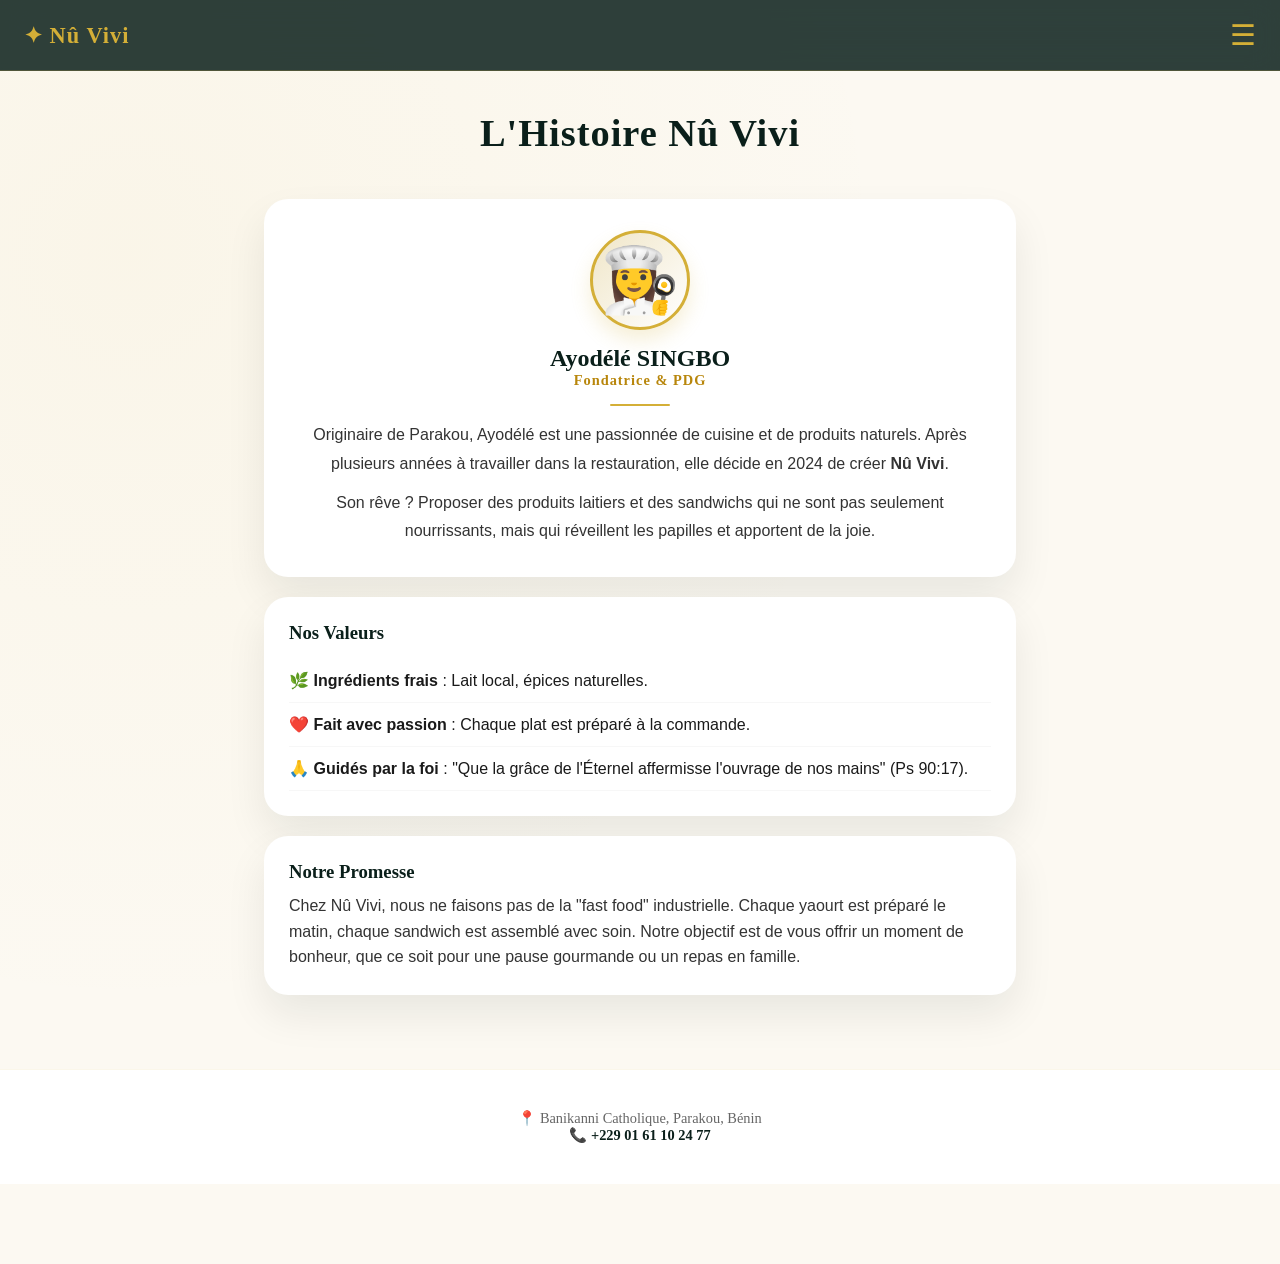
<file: about.html>
<!DOCTYPE html>
<html lang="fr">
<head>
    <meta charset="UTF-8">
    <meta name="viewport" content="width=device-width, initial-scale=1.0, maximum-scale=1.0, user-scalable=yes">
    <title>À Propos - Nû Vivi</title>
    <link rel="stylesheet" href="style.css">
</head>
<body>
    <nav class="mobile-nav">
        <div class="logo">✦ Nû Vivi</div>
        <div class="hamburger" onclick="toggleMenu()">☰</div>
    </nav>
    <div id="menu-overlay" class="menu-overlay">
        <a href="index.html" onclick="toggleMenu()">Accueil</a>
        <a href="menu.html" onclick="toggleMenu()">Notre Menu</a>
        <a href="about.html" onclick="toggleMenu()">À Propos</a>
        <a href="cart.html" onclick="toggleMenu()" class="cart-link">🛒 Panier (<span id="mobile-cart-count">0</span>)</a>
    </div>

    <div class="page-header fade-in-up">
        <h1>L'Histoire Nû Vivi</h1>
    </div>

    <section class="section">
        <div class="card profile-card fade-in-up">
            <div class="profile-img">
                <div class="placeholder-img">👩‍🍳</div> 
            </div>
            <h2 style="color: var(--green-deep);">Ayodélé SINGBO</h2>
            <p class="role">Fondatrice & PDG</p>
            <div class="divider"></div>
            <p style="font-family: sans-serif; line-height: 1.8; color: #333;">
                Originaire de Parakou, Ayodélé est une passionnée de cuisine et de produits naturels. 
                Après plusieurs années à travailler dans la restauration, elle décide en 2024 de créer <strong>Nû Vivi</strong>.
            </p>
            <p style="font-family: sans-serif; line-height: 1.8; color: #333; margin-top: 10px;">
                Son rêve ? Proposer des produits laitiers et des sandwichs qui ne sont pas seulement nourrissants, 
                mais qui réveillent les papilles et apportent de la joie.
            </p>
        </div>

        <div class="card fade-in-up" style="animation-delay: 0.2s;">
            <h3 style="color: var(--green-deep); margin-bottom: 15px;">Nos Valeurs</h3>
            <ul class="values-list">
                <li>🌿 <strong>Ingrédients frais</strong> : Lait local, épices naturelles.</li>
                <li>❤️ <strong>Fait avec passion</strong> : Chaque plat est préparé à la commande.</li>
                <li>🙏 <strong>Guidés par la foi</strong> : "Que la grâce de l'Éternel affermisse l'ouvrage de nos mains" (Ps 90:17).</li>
            </ul>
        </div>

        <div class="card fade-in-up" style="animation-delay: 0.3s;">
            <h3 style="color: var(--green-deep); margin-bottom: 10px;">Notre Promesse</h3>
            <p style="font-family: sans-serif; line-height: 1.6; color: #333;">
                Chez Nû Vivi, nous ne faisons pas de la "fast food" industrielle. Chaque yaourt est préparé le matin, chaque sandwich est assemblé avec soin. Notre objectif est de vous offrir un moment de bonheur, que ce soit pour une pause gourmande ou un repas en famille.
            </p>
        </div>
    </section>

    <footer>
        <p>📍 Banikanni Catholique, Parakou, Bénin</p>
        <p>📞 <a href="https://wa.me/2290161102477">+229 01 61 10 24 77</a></p>
    </footer>
    <script src="script.js"></script>
</body>
</html>
</file>
<file: style.css>
/* style.css - Version Luxe & Animée */
:root {
    --green-deep: #0a1f1a; /* Vert très foncé, chic */
    --gold-light: #d4af37; /* Or classique */
    --gold-pale: #f0e6c8;  /* Or pâle pour les fonds */
    --cream: #fcf9f2;      /* Crème pour les cartes */
    --text-dark: #1a1a1a;
    --text-gold: #b8860b;
    --whatsapp: #25D366;
    --shadow-elegant: 0 20px 40px rgba(10, 31, 26, 0.08);
    --radius-lux: 24px;
}

* { box-sizing: border-box; margin: 0; padding: 0; }

body { 
    font-family: 'Palatino', 'Playfair Display', Georgia, serif; /* Police à empattement pour le luxe */
    background-color: var(--cream);
    background-image: radial-gradient(circle at 10% 20%, rgba(212, 175, 55, 0.05) 0%, transparent 50%);
    color: var(--text-dark);
    padding-bottom: 80px; /* Espace pour le bouton flottant */
    overflow-x: hidden;
}

/* --- ANIMATIONS GLOBALES (Effet de glissement) --- */
@keyframes fadeUp {
    from { opacity: 0; transform: translateY(30px); }
    to { opacity: 1; transform: translateY(0); }
}
.fade-in-up {
    animation: fadeUp 0.8s cubic-bezier(0.2, 0.8, 0.2, 1) forwards;
    opacity: 0; /* Caché au départ */
}

/* --- NAVIGATION (Verre dépoli) --- */
.mobile-nav {
    background: rgba(10, 31, 26, 0.85); /* Vert profond semi-transparent */
    backdrop-filter: blur(15px);
    -webkit-backdrop-filter: blur(15px);
    color: #fff;
    padding: 18px 24px;
    display: flex;
    justify-content: space-between;
    align-items: center;
    position: sticky;
    top: 0;
    z-index: 1000;
    border-bottom: 1px solid rgba(212, 175, 55, 0.2);
}
.logo { font-size: 1.4rem; font-weight: bold; letter-spacing: 1px; color: var(--gold-light); }
.hamburger { font-size: 1.8rem; cursor: pointer; color: var(--gold-light); }

/* --- MENU OVERLAY (Luxe sombre) --- */
.menu-overlay {
    display: none;
    flex-direction: column;
    position: fixed;
    top: 70px; left: 0; width: 100%; height: calc(100vh - 70px);
    background: rgba(10, 31, 26, 0.98);
    backdrop-filter: blur(10px);
    padding: 30px 24px;
    z-index: 999;
}
.menu-overlay.active { display: flex; animation: fadeUp 0.4s ease-out; }
.menu-overlay a {
    color: var(--gold-pale);
    text-decoration: none;
    padding: 24px 0;
    border-bottom: 1px solid rgba(212, 175, 55, 0.15);
    font-size: 1.4rem;
    font-weight: 300;
    letter-spacing: 2px;
    transition: all 0.3s;
}
.menu-overlay a:hover, .menu-overlay .cart-link { color: var(--gold-light); }

/* --- HERO (Accueil) --- */
.hero {
    background: linear-gradient(135deg, #0a1f1a 0%, #1a3c34 100%);
    color: #fff;
    padding: 70px 24px 50px;
    text-align: center;
    position: relative;
    border-bottom: 3px solid var(--gold-light);
}
.hero h1 { font-size: 3.2rem; margin-bottom: 10px; color: #fff; letter-spacing: 2px; }
.hero .slogan { font-size: 1.2rem; color: var(--gold-light); font-family: 'Georgia', serif; font-style: italic; margin-bottom: 15px;}
.hero .sub-slogan { font-size: 1rem; opacity: 0.8; margin-bottom: 30px; font-weight: 300;}

/* --- BOUTONS (Chic) --- */
.btn-primary {
    background: transparent;
    color: var(--gold-light);
    padding: 14px 40px;
    border: 2px solid var(--gold-light);
    border-radius: 50px;
    text-decoration: none;
    font-weight: bold;
    display: inline-block;
    font-size: 1rem;
    transition: all 0.4s;
    backdrop-filter: blur(5px);
}
.btn-primary:active { background: var(--gold-light); color: var(--green-deep); transform: scale(0.95); }

.btn-secondary {
    background: transparent;
    color: var(--text-dark);
    border: 1px solid rgba(10, 31, 26, 0.2);
    padding: 12px 24px;
    border-radius: 50px;
    text-decoration: none;
    display: inline-block;
    margin-top: 10px;
    font-family: sans-serif;
    font-weight: 500;
    font-size: 0.9rem;
}

/* --- BOUTON WHATSAPP (Élégant mais visible) --- */
.btn-whatsapp {
    background: var(--whatsapp);
    color: #fff;
    border: none;
    width: 100%;
    padding: 18px;
    border-radius: 60px;
    font-size: 1.2rem;
    font-weight: bold;
    cursor: pointer;
    margin-top: 20px;
    box-shadow: 0 8px 20px rgba(37, 211, 102, 0.3);
    transition: transform 0.2s;
}
.btn-whatsapp:active { transform: scale(0.96); }

/* --- SECTIONS COMMUNES --- */
.section { padding: 24px; max-width: 800px; margin: auto; }
.page-header { text-align: center; padding: 40px 20px 20px; }
.page-header h1 { color: var(--green-deep); font-size: 2.4rem; letter-spacing: 1px; }
.page-header p { color: #666; font-family: sans-serif; letter-spacing: 1px;}

/* --- CARTES PRODUITS (Menu) --- */
.product-grid { 
    display: grid; 
    grid-template-columns: 1fr 1fr; 
    gap: 18px; 
    padding-bottom: 20px;
}
.category-title { 
    margin: 40px 0 20px; 
    color: var(--green-deep); 
    font-size: 1.6rem;
    border-bottom: 2px solid var(--gold-light); 
    padding-bottom: 10px;
    display: inline-block;
}

.product-card {
    background: #fff;
    border-radius: var(--radius-lux);
    overflow: hidden;
    box-shadow: var(--shadow-elegant);
    cursor: pointer;
    transition: all 0.3s cubic-bezier(0.2, 0.8, 0.2, 1);
    border: 1px solid rgba(255,255,255,0.5);
}
.product-card:active { transform: scale(0.96); box-shadow: 0 5px 15px rgba(0,0,0,0.1); }
.product-card:nth-child(1) { animation-delay: 0.1s; }
.product-card:nth-child(2) { animation-delay: 0.2s; }
.product-card:nth-child(3) { animation-delay: 0.3s; }
.product-card:nth-child(4) { animation-delay: 0.4s; }

.product-img { 
    height: 140px; 
    background: #f4f0eb; 
    overflow: hidden; 
    display: flex; 
    justify-content: center; 
    align-items: center;
    position: relative;
}
.product-img img { width: 100%; height: 100%; object-fit: cover; transition: transform 0.5s; }
.product-card:active .product-img img { transform: scale(1.05); }

.product-info { padding: 14px 16px 18px; text-align: center; background: rgba(255,255,255,0.9); }
.product-info h3 { font-size: 1rem; margin-bottom: 4px; color: var(--green-deep); font-weight: 600;}
.product-info .price { 
    font-weight: bold; 
    color: var(--text-gold); 
    font-size: 1.1rem; 
    display: inline-block;
    background: var(--gold-pale);
    padding: 2px 12px;
    border-radius: 30px;
}

/* --- FLOTTANT PANIER (Luxe) --- */
.floating-cart {
    position: fixed;
    bottom: 30px;
    right: 30px;
    background: var(--green-deep);
    color: var(--gold-light);
    width: 70px;
    height: 70px;
    border-radius: 50%;
    display: flex;
    justify-content: center;
    align-items: center;
    text-decoration: none;
    font-size: 2rem;
    box-shadow: 0 10px 30px rgba(10, 31, 26, 0.4);
    z-index: 900;
    border: 2px solid var(--gold-light);
}
.badge {
    position: absolute;
    top: -2px; right: -2px;
    background: #fff;
    color: var(--green-deep);
    border-radius: 50%;
    width: 26px; height: 26px;
    font-size: 0.8rem;
    font-weight: bold;
    display: flex; justify-content: center; align-items: center;
    border: 1px solid var(--gold-light);
}

/* --- PANIER & FORMULAIRE (Carte Luxe) --- */
.cart-items { margin-bottom: 20px; }
.cart-item {
    background: #fff;
    padding: 18px 20px;
    border-radius: var(--radius-lux);
    display: flex;
    justify-content: space-between;
    align-items: center;
    margin-bottom: 12px;
    box-shadow: 0 4px 15px rgba(0,0,0,0.03);
    border: 1px solid rgba(212, 175, 55, 0.1);
}
.cart-item h4 { font-size: 1.1rem; color: var(--green-deep); }
.cart-item .item-price { color: var(--text-gold); font-weight: bold; font-family: sans-serif;}
.btn-remove { background: none; border: none; color: #c0392b; font-size: 1.2rem; cursor: pointer; opacity: 0.6; }

.cart-summary {
    background: rgba(255,255,255,0.8);
    backdrop-filter: blur(10px);
    padding: 20px;
    border-radius: var(--radius-lux);
    margin-bottom: 24px;
    border: 1px solid rgba(212, 175, 55, 0.2);
}
.total-line { display: flex; justify-content: space-between; font-weight: bold; font-size: 1.3rem; margin-top: 10px; color: var(--green-deep); }

.form-card { 
    padding: 24px; 
    background: rgba(255,255,255,0.6);
    backdrop-filter: blur(10px);
    border-radius: var(--radius-lux); 
    border: 1px solid rgba(255,255,255,0.8);
    box-shadow: var(--shadow-elegant);
}
.form-group { margin-bottom: 18px; }
.form-group label { display: block; margin-bottom: 8px; font-weight: 500; font-size: 0.9rem; color: var(--green-deep); letter-spacing: 0.5px;}
.form-group input, .form-group textarea {
    width: 100%;
    padding: 16px;
    border: 1px solid rgba(0,0,0,0.05);
    border-radius: 16px;
    font-size: 1rem;
    background: #fff;
    box-shadow: inset 0 2px 4px rgba(0,0,0,0.02);
}
.form-group input:focus, .form-group textarea:focus { outline: 2px solid var(--gold-light); border-color: transparent; background: #fff;}

/* --- PAGE À PROPOS (Chic) --- */
.card {
    background: #fff;
    border-radius: var(--radius-lux);
    padding: 24px;
    margin-bottom: 20px;
    box-shadow: var(--shadow-elegant);
    border: 1px solid rgba(255,255,255,0.5);
}
.profile-card { text-align: center; padding: 30px 24px; }
.profile-img .placeholder-img { 
    font-size: 4rem; 
    background: linear-gradient(135deg, var(--gold-pale), #fff);
    width: 100px; height: 100px; 
    border-radius: 50%; 
    display: flex; 
    justify-content: center; 
    align-items: center; 
    margin: 0 auto 15px; 
    border: 3px solid var(--gold-light);
    box-shadow: 0 10px 20px rgba(212, 175, 55, 0.2);
}
.role { color: var(--text-gold); font-weight: bold; font-size: 0.9rem; letter-spacing: 1px; }
.divider { height: 2px; width: 60px; background: var(--gold-light); margin: 15px auto; border-radius: 10px; }
.values-list { list-style: none; padding: 0; }
.values-list li { padding: 12px 0; border-bottom: 1px solid rgba(0,0,0,0.03); font-family: sans-serif;}

/* --- FOOTER --- */
footer {
    text-align: center;
    padding: 40px 20px;
    font-size: 0.9rem;
    color: #666;
    background: #fff;
    margin-top: 30px;
    border-top: 1px solid rgba(212, 175, 55, 0.1);
}
footer a { color: var(--green-deep); text-decoration: none; font-weight: bold; }
.verse { font-style: italic; color: #aaa; margin-top: 10px; font-size: 0.8rem; font-family: 'Georgia', serif;}
</file>
